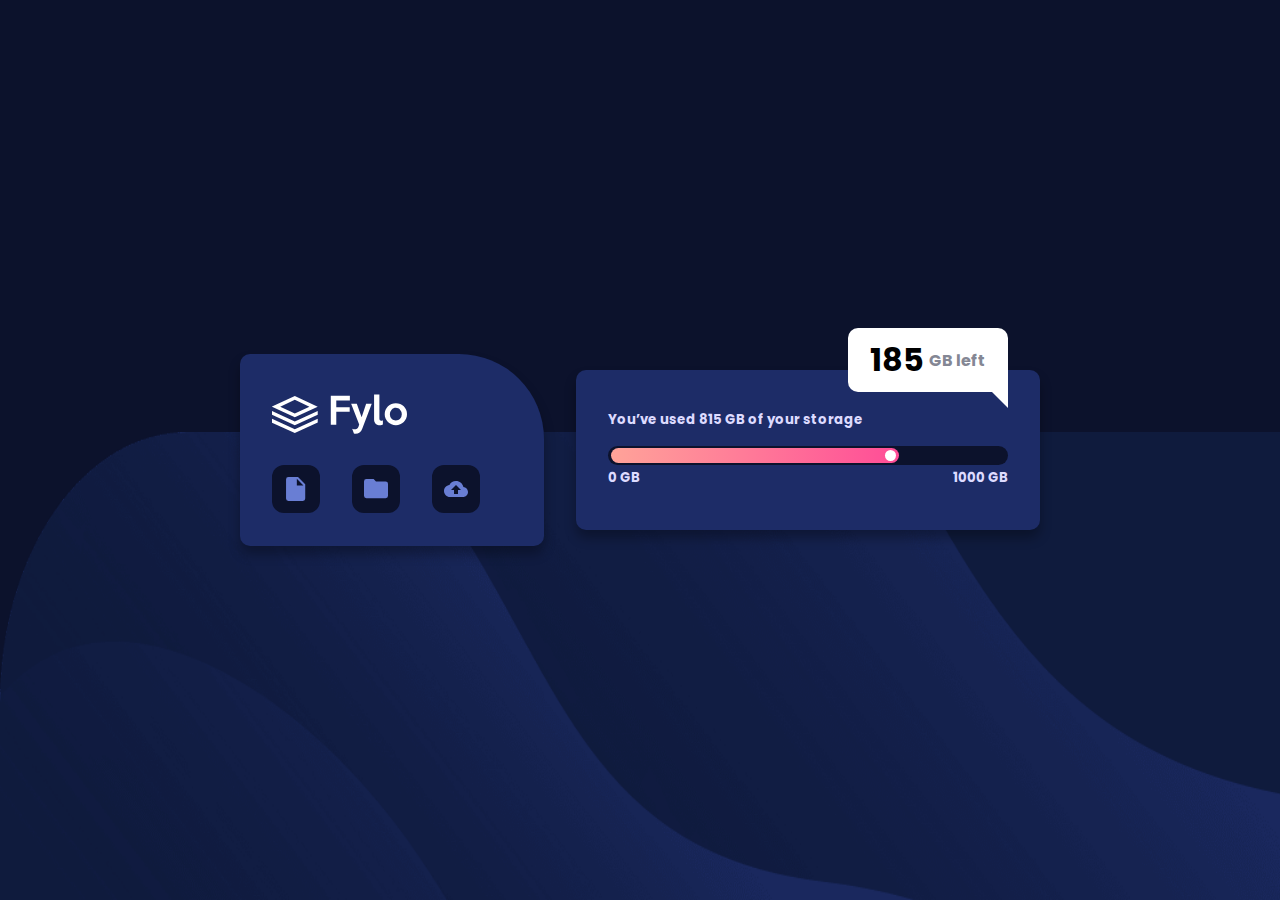
<file: index.html>
<!DOCTYPE html>
<html lang="en">
<head>
    <meta charset="UTF-8">
    <meta http-equiv="X-UA-Compatible" content="IE=edge">
    <meta name="viewport" content="width=device-width, initial-scale=1.0">
    <title>Document</title>
    <link rel="stylesheet" href="main.css"/>
    <link href="https://fonts.googleapis.com/css2?family=Poppins:ital,wght@1,200&family=Raleway:ital,wght@1,300&display=swap" rel="stylesheet">
</head>
<body>
    
    <div class="content-container">
        
        <div class="box radious">
            <div class="padding-box">
               
                    <img class="logo" src="images/logo.svg">
                
                <div class="icons">
                    <a href="https://youtu.be/UmS5lDYm33A?t=55" class="icons-background">
                        <img class="img-icons" src="images/icon-document.svg"/>
                    </a>
                    
                    <a href="https://youtu.be/8HJOauyK1fM?t=339" class="icons-background">
                        <img class="img-icons" src="images/icon-folder.svg"/>
                    </a>
                    
                    <a href="https://youtu.be/xXAb7Dma1C4" class="icons-background">
                        <img class="img-icons" src="images/icon-upload.svg"/>
                    </a>
                    
                </div>
                
            </div>
        </div>
        
        
        <div class="box long ">
            <div class="padding-box second">
                <h5>
                    You’ve used 815 GB of your storage
                </h5>
                <div class="loading">
                    <div class="slider">
                        <div class="dot">

                        </div>
                    </div>
                </div>
                <div class="gb">
                    <h5>
                        0 GB 
                    </h5>
                    <h5>
                        1000 GB
                    </h5>
                </div>
                <div class="last-gb">
                    <h1>
                        185 
                    </h1>
                    <h4>
                        GB left
                    </h4>
                </div>
                <div class="triangle">
                </div>
            </div>
        </div>
        
    </div>
</body>
</html>
</file>
<file: main.css>
:root {
    --Gradient: hsl(6, 100%, 80%) to hsl(335, 100%, 65%);
    --Pale-Blue: hsl(243, 100%, 93%);
    --Grayish-Blue: hsl(229, 7%, 55%);
    --Dark-Blue: hsl(228, 56%, 26%);
    --Very-Dark-Blue: hsl(229, 57%, 11%);
}

* {
    padding: 0;
    margin: 0;
    box-sizing: border-box;
}
body {
    height: 100vh;
    background-repeat: no-repeat;
    background-color: hsl(229, 57%, 11%);
    background-position: 100% 120%;
    background-size: 100% 60%;
    width: 100vw;
    background-image: url(images/bg-desktop.png);
    display: flex;
    justify-content: center;
    flex-direction: column;
    font-family: 'Poppins', sans-serif;
}
.content-container {
    
    width: 50rem;
    height: 25rem;
    margin: 0 auto;
    display: flex;
	justify-content: center;
	align-items: center; 
    gap: 2rem;
}
.box {
    background-color: var(--Dark-Blue);
    box-shadow: 0px 8px 12px 0 rgba(0, 0, 0, 0.3);
}
.radious {
    width: 22rem;
    height: 12rem;
    border-radius: 10px;
    border-top-right-radius: 85px;
    
    
}
.long {
    width: 30rem;
    height: 10rem;
    border-radius: 10px;
    
}
.padding-box {
    padding: 2.5rem 2rem;
    position: relative;
}
.logo {
    margin-bottom: 1.5rem;
}
.icons {
    display: flex;
    gap: 2rem;
}
.icons-background {
    width: 3rem;
    height: 3rem;
    border-radius: 12px;
    background-color: var(--Very-Dark-Blue);
    display: flex;
    align-items: center;
    justify-content: center;
}
h5 {
    color: var(--Pale-Blue);
}


.loading {
    height: 1.2rem;
    width: 25rem;
    border-radius: 50px;
    display: flex;
    justify-content: center;
    flex-direction: column;
    overflow: hidden;
    background-color: var(--Very-Dark-Blue);
    margin-top: 1rem;

    
}
.slider {
    height: 0.9rem;
    width: 18rem;
    background-image: linear-gradient(to right, hsl(6, 100%, 80%), hsl(335, 100%, 65%));
    border-radius: 50px;
    margin-left: 0.2rem;
    display: flex;
    justify-content: flex-end;
    align-items: center;
}
.dot {
    border-radius: 50%;
    height: 0.7rem;
    width: 0.7rem;
    background-color: white;
    margin-right: 0.2rem
}
.gb {
    display: flex;
    justify-content: space-between;
    margin-top: 0.2rem;
}
.last-gb {
    display: flex;
    align-items: center;
    justify-content: center;
    height: 4rem;
    width: 10rem;
    position: absolute;
    right: 2rem;
    bottom: 8.5rem;
    background-color: white;
    border-radius: 10px;
    border-bottom-right-radius: 0px;
    gap: 0.3rem;

}
.triangle {
    width: 0;
	height: 0;
	border-left: 20px solid transparent;
	border-top: 20px solid white;
    position: absolute;
    right: 2rem;
    bottom: 7.5rem;
    
}
h4 {
    color: var(--Grayish-Blue);
}



@media only screen and (max-width: 1000px ) {
    .content-container {
        width: 70%;
        height: 15rem;
    }
    .radious {
        width: 30%;
        height: 10rem;
    }
    .long {
        width: 60%;
        height: 10rem;
    }
    .logo {
        margin-bottom: 10%;
        width: 90%;
        height: 90%;
    }
    .icons {
        gap: 5%;
        
    }
    .img-icons {
        width: 50%;
        height: 50%;
    }

    
    .loading {
        width: auto;
    }
    .slider {
        width: 80%;
    }
    
    
    
    
}
@media only screen and (max-width: 500px) {
    
    body  {
        background-image: url(images/bg-mobile.png);
        background-size: 100% 100%;


    } 
    .content-container {
        flex-direction: column;
        width: 100%;
        height: 100%;

    }
    .padding-box {
        padding: 3rem 3rem;  
    }
    .second {
        text-align: center;
    }
    .radious {
        width: 85%;
        height: 33%;
        border-top-right-radius: 8rem;
        
    }
    .long {
        width: 85%;
        height: 25%;
    }
    
    .logo {
        width: 60%;
        height: 60%;
    }
    .icons {
        margin-top: 10%;
    }

    .icons-background {
        width: 4rem;
        height: 4rem;
    }
    .img-icons {
        width: 50%;
        height: 50%;
    }
    .last-gb {
        top: 11rem;
        border-radius: 10px;
        right: 25%;
        width: 50%;
    }
    .triangle {
        display: none;
    }
    h5 {
        font-size: 1.1rem;
        
    }
    
}
</file>
